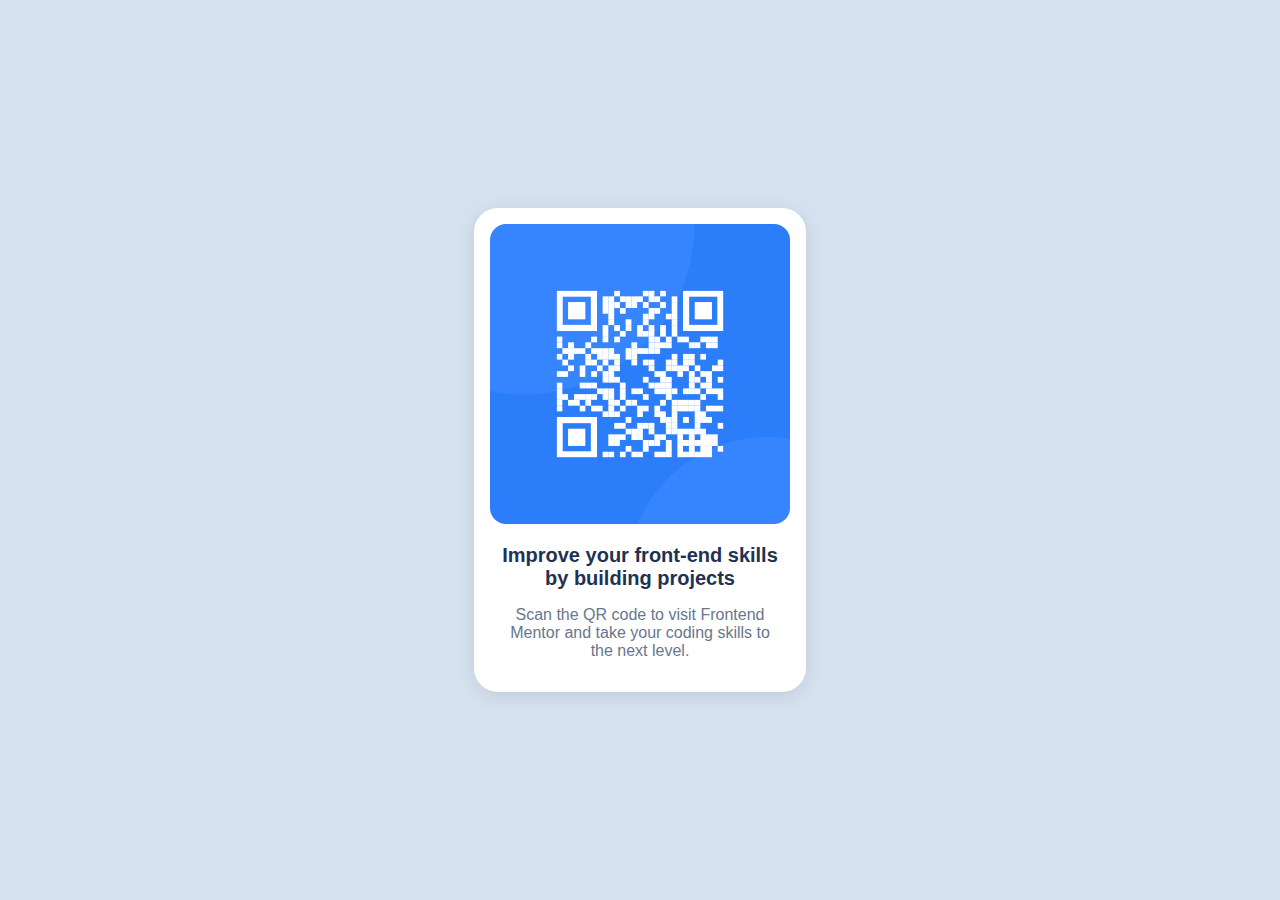
<file: index.html>
<!DOCTYPE html>
<html lang="en">
<head>
    <meta charset="UTF-8" />
    <meta name="viewport" content="width=device-width, initial-scale=1.0" />
    <title>QR Code</title>
    <style>
        body {
            background-color: hsl(212, 45%, 89%);
            margin: 0;
            font-family: 'Gill Sans', 'Gill Sans MT', Calibri, 'Trebuchet MS', sans-serif;
        }

        main {
            display: flex;
            justify-content: center;
            align-items: center;
            height: 100vh;
        }

        .qr {
            background-color: white;
            text-align: center;
            width: 300px;
            padding: 16px;
            border-radius: 24px;
            box-shadow: 0 4px 20px rgba(0, 0, 0, 0.1);
        }

        .pics {
            width: 100%;
            border-radius: 16px;
        }

        h1 {
            font-size: 20px;
            color: hsl(218, 44%, 22%);
            margin: 16px 0 8px;
        }

        p {
            font-size: 16px;
            color: hsl(216, 15%, 48%);
            padding: 0 8px;
        }
    </style>
</head>
<body>
    <main>
        <div class="qr">
            <img class="pics" src="image-qr-code.png" alt="QR code leading to Frontend Mentor" />
            <h1>Improve your front-end skills by building projects</h1>
            <p>Scan the QR code to visit Frontend Mentor and take your coding skills to the next level.</p>
        </div>
    </main>
</body>
</html>
</file>
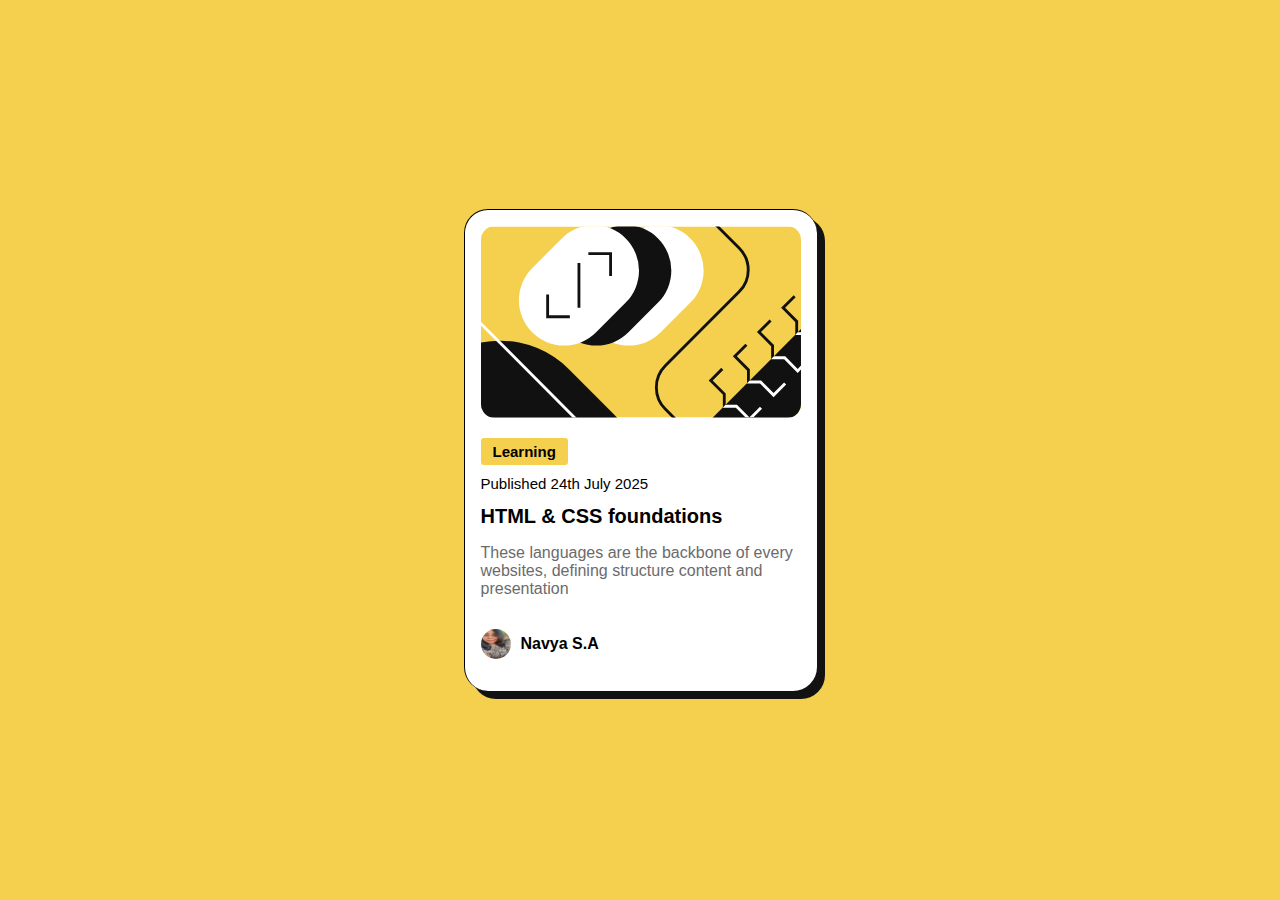
<file: blog-preview/index.html>
<!DOCTYPE html>
<html lang="en">
    <head>
        <meta charset="UTF-8"/>
        <meta name="viewport" content="width=device-width, initial-scale=1.0"/>
        <title>Blog-Preview</title>
        <style>
        body{
            background-color: hsl(47, 88%, 63%);
            margin:0;
            font-family:sans-serif;
        }
        main{
            display: flex;
            justify-content: center;
            align-items: center;
            height:100vh;
        }
        .blogbox{
            background-color: white;
            width:320px;
            padding:16px;
            border-radius:24px;
            border-left:1px solid black;
            border-top:1px solid black;
            box-shadow: 8px 8px 0px hsl(0, 0%, 7%);
            cursor: pointer;

        }
        .category-tag{
            background-color:hsl(47, 88%, 63%); ;
            border:2px solid  hsl(47, 88%, 63%);
            font-size:15px;
            width:fit-content;
            padding:3px 10px;
            border-radius: 3px;
            margin-top:16px;
        }
        .publishing-date
        {
            font-size: 15px;
            margin-top:10px;
        }
        .blog-title
        {
            color:rgb(0, 0, 0);
            font-size:20px;
        }
        .blog-description{
            color:hsl(0, 0%, 42%);
        }
        .pic
        {
            width:100%;
            border-radius: 14px;
        }
        .profile{
            display:flex;
            align-items:center;
            margin-top: 5px;
            gap:10px;
        }
        .pic2{
            width:30px;
            height:30px;
            border-radius: 50%;
            object-fit:cover;
        }
        </style>
    </head>
        <body>
            <main>
                <div class="blogbox">
                   <img class="pic" src="illustration-article.svg" alt="An illustation picture">
                   <div class="category-tag"><Strong>Learning</Strong></div>
                   <div class="publishing-date">Published 24th July 2025</div>
                   <h1 class="blog-title">HTML & CSS foundations</h1>
                   <p class="blog-description">These languages are the backbone of every websites, defining structure content and presentation</p>
                   <div class="profile">
                   <img class="pic2" src="me.png" alt="profile pic of navya">
                   <h4>Navya S.A</h4>
                </div>
                </div>
            </main>
        </body>
</html>
</file>
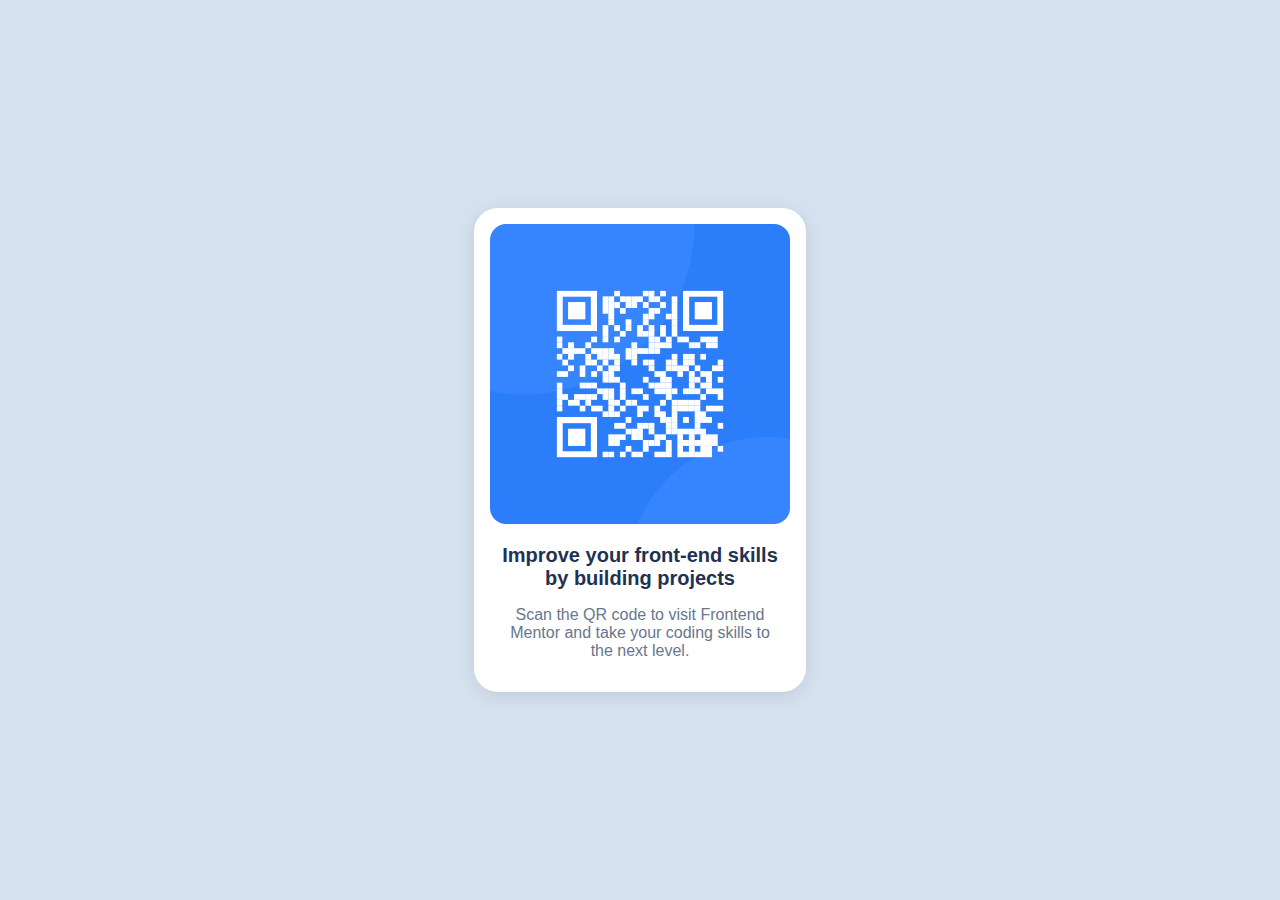
<file: qr-code/index.html>
<!DOCTYPE html>
<html lang="en">
<head>
    <meta charset="UTF-8" />
    <meta name="viewport" content="width=device-width, initial-scale=1.0" />
    <title>QR Code</title>
    <style>
        body {
            background-color: hsl(212, 45%, 89%);
            margin: 0;
            font-family: 'Gill Sans', 'Gill Sans MT', Calibri, 'Trebuchet MS', sans-serif;
        }

        main {
            display: flex;
            justify-content: center;
            align-items: center;
            height: 100vh;
        }

        .qr {
            background-color: white;
            text-align: center;
            width: 300px;
            padding: 16px;
            border-radius: 24px;
            box-shadow: 0 4px 20px rgba(0, 0, 0, 0.1);
        }

        .pics {
            width: 100%;
            border-radius: 16px;
        }

        h1 {
            font-size: 20px;
            color: hsl(218, 44%, 22%);
            margin: 16px 0 8px;
        }

        p {
            font-size: 16px;
            color: hsl(216, 15%, 48%);
            padding: 0 8px;
        }
    </style>
</head>
<body>
    <main>
        <div class="qr">
            <img class="pics" src="image-qr-code.png" alt="QR code leading to Frontend Mentor" />
            <h1>Improve your front-end skills by building projects</h1>
            <p>Scan the QR code to visit Frontend Mentor and take your coding skills to the next level.</p>
        </div>
    </main>
</body>
</html>
</file>
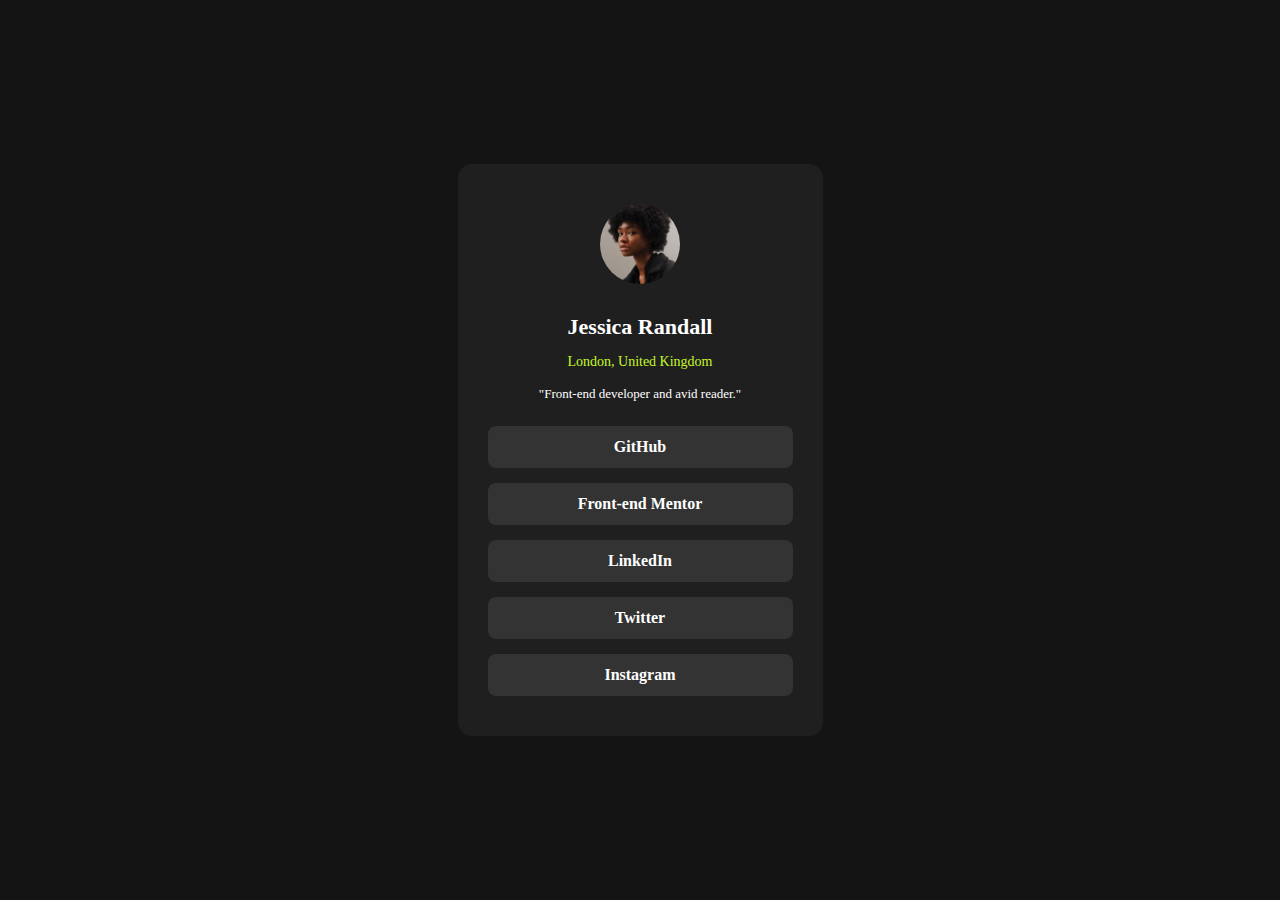
<file: social-link-profile/index.html>
<!DOCTYPE html>
<html lang="en">
    <head>
        <meta charset="UTF-8"/>
        <meta name="viewport" content="width=device-width, initial-scale=1.0"/>
        <title>Social-link-profile</title>
        <link rel="stylesheet" href="style.css" />
    </head>
    <body>
        <main>
            <div class="social-box">
                <div class="profile">
                <img class="pic" src="avatar-jessica.jpeg" alt="Picture of jessica">
            </div>
                <h1 class="name">Jessica Randall</h1>
                <p class="location">London, United Kingdom</p>
                <p class="role">"Front-end developer and avid reader."</p>
                <ul class="social-links">
                    <li><a href="https://github.com/Navya-SA" target="_blank" rel="noopener">GitHub</a></li>
                    <li><a href="https://www.frontendmentor.io/home" target="_blank" rel="noopener">Front-end Mentor</a></li>
                    <li><a href="https://www.linkedin.com/in/navya-s-a-229b0531b" target="_blank" rel="noopener">LinkedIn</a></li>
                    <li><a href="https://x.com" target="_blank" rel="noopener">Twitter</a></li>
                    <li><a href="https://www.instagram.com" target="_blank" rel="noopener">Instagram</a></li>
                </ul>
            </div>
        </main>
    </body>
</html>
</file>
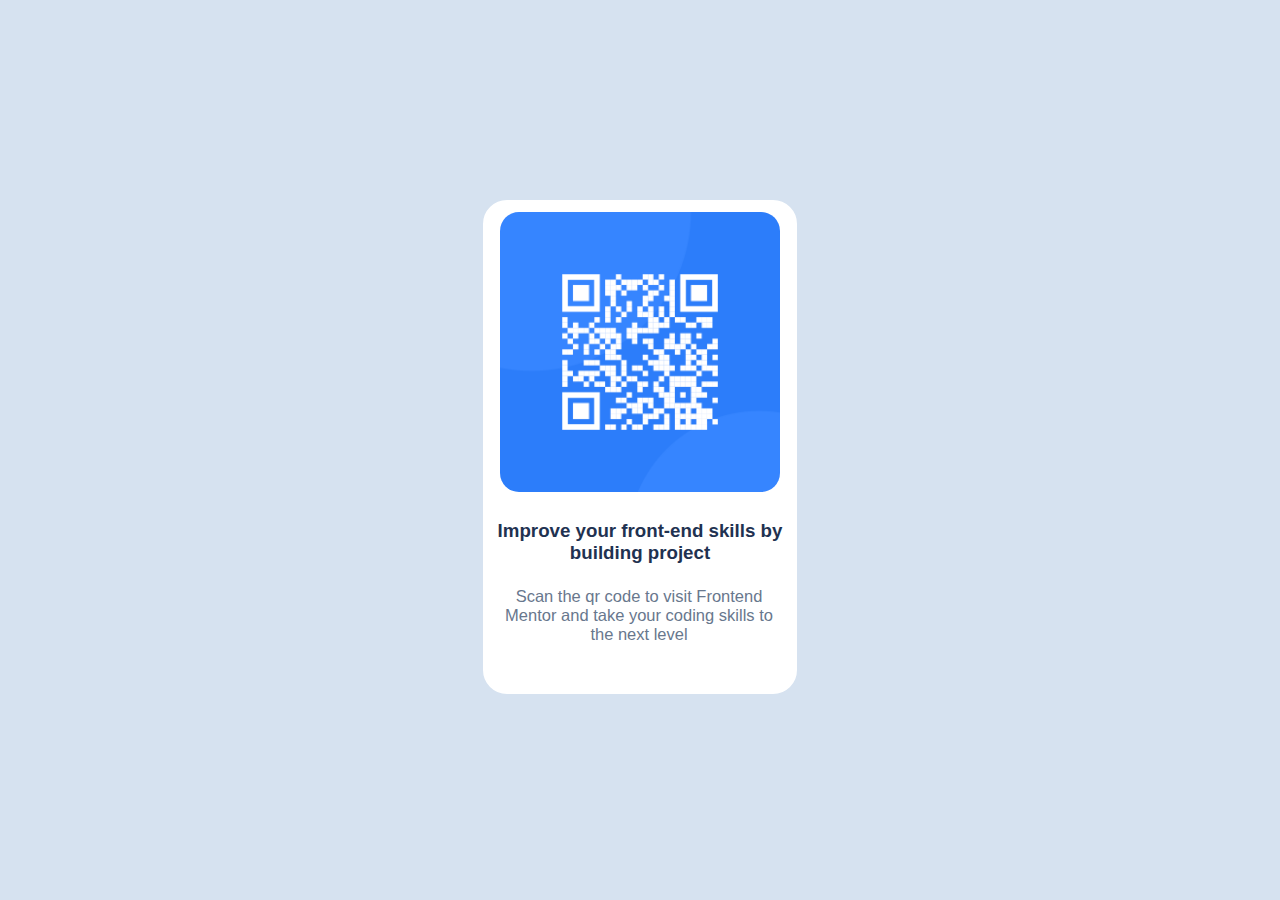
<file: qr.html>
<!DOCTYPE html>
<html>
    <head>
        <title>QR-Code</title>
        <style>
    .qr
    {
        background-color:white;
        text-align:center;
        border:5px solid white;
        margin: 200px auto;
        width:300px;
        height:480px;
        border-radius:24px;
        padding:2px;
        font-family:'Gill Sans', 'Gill Sans MT', Calibri, 'Trebuchet MS', sans-serif
    }
    .qr h3{
        color:hsl(218, 44%, 22%)
    }
    body{
        background-color:hsl(212, 45%, 89%);
    }
    .pics{
        width:280px;
        height:280px;
        border:5px solid white;
        border-radius:24px;
 
    }
    .para
    {
        padding:5px 7px 5px 5px;
        font-size:16.5px;
        font-family:'Gill Sans', 'Gill Sans MT', Calibri, 'Trebuchet MS', sans-serif ;
        color:hsl(216, 15%, 48%);
    }
        </style>
    </head>
    <body>
        <div class="qr">
        <img class="pics"  src="image-qr-code.png" alt="qr image">
        <h3>Improve your front-end skills by building project</h3>
        <p class="para">Scan the qr code to visit Frontend Mentor and take your coding skills to the next level</p>
    </div>
    </body>
</html>

</DOCTYPE>
</file>
<file: social-link-profile/style.css>
body {
    background-color: hsl(0, 0%, 8%);
    margin: 0;
    font-family:Inter;

  main {
    display: flex;
    justify-content: center;
    align-items: center;
    height: 100vh;
  }

  .social-box {
    background-color: hsl(0, 0%, 12%);
    text-align: center;
    width: 305px;
    padding: 40px 30px;
    border-radius: 14px;
  }

  .pic {
    width: 80px;
    height: 80px;
    border-radius: 50%;
    object-fit: cover;
    margin-bottom: 16px;
  }

  .name {
    color: white;
    font-size: 22px;
    font-weight: bold;
    margin: 10px 0 6px;
  }

  .location {
    color: hsl(75, 94%, 57%);
    font-size: 14px;
    margin-bottom: 16px;
  }

  .role {
    color: hsl(0, 0%, 100%);
    font-size: 13px;
    margin-bottom: 24px;
  }

  .social-links {
    list-style: none;
    padding: 0;
    margin: 0;
    display: flex;
    flex-direction: column;
    gap: 15px;
  }

  .social-links li a {
    display: block;
    background-color: hsl(0, 0%, 20%);
    color: white;
    text-decoration: none;
    font-weight: bold;
    border-radius: 8px;
    padding: 12px;
    transition: background-color 0.3s ease;
  }

  .social-links li a:hover {
    background-color: hsl(75, 94%, 57%);
    color: black;
  }
}
</file>
